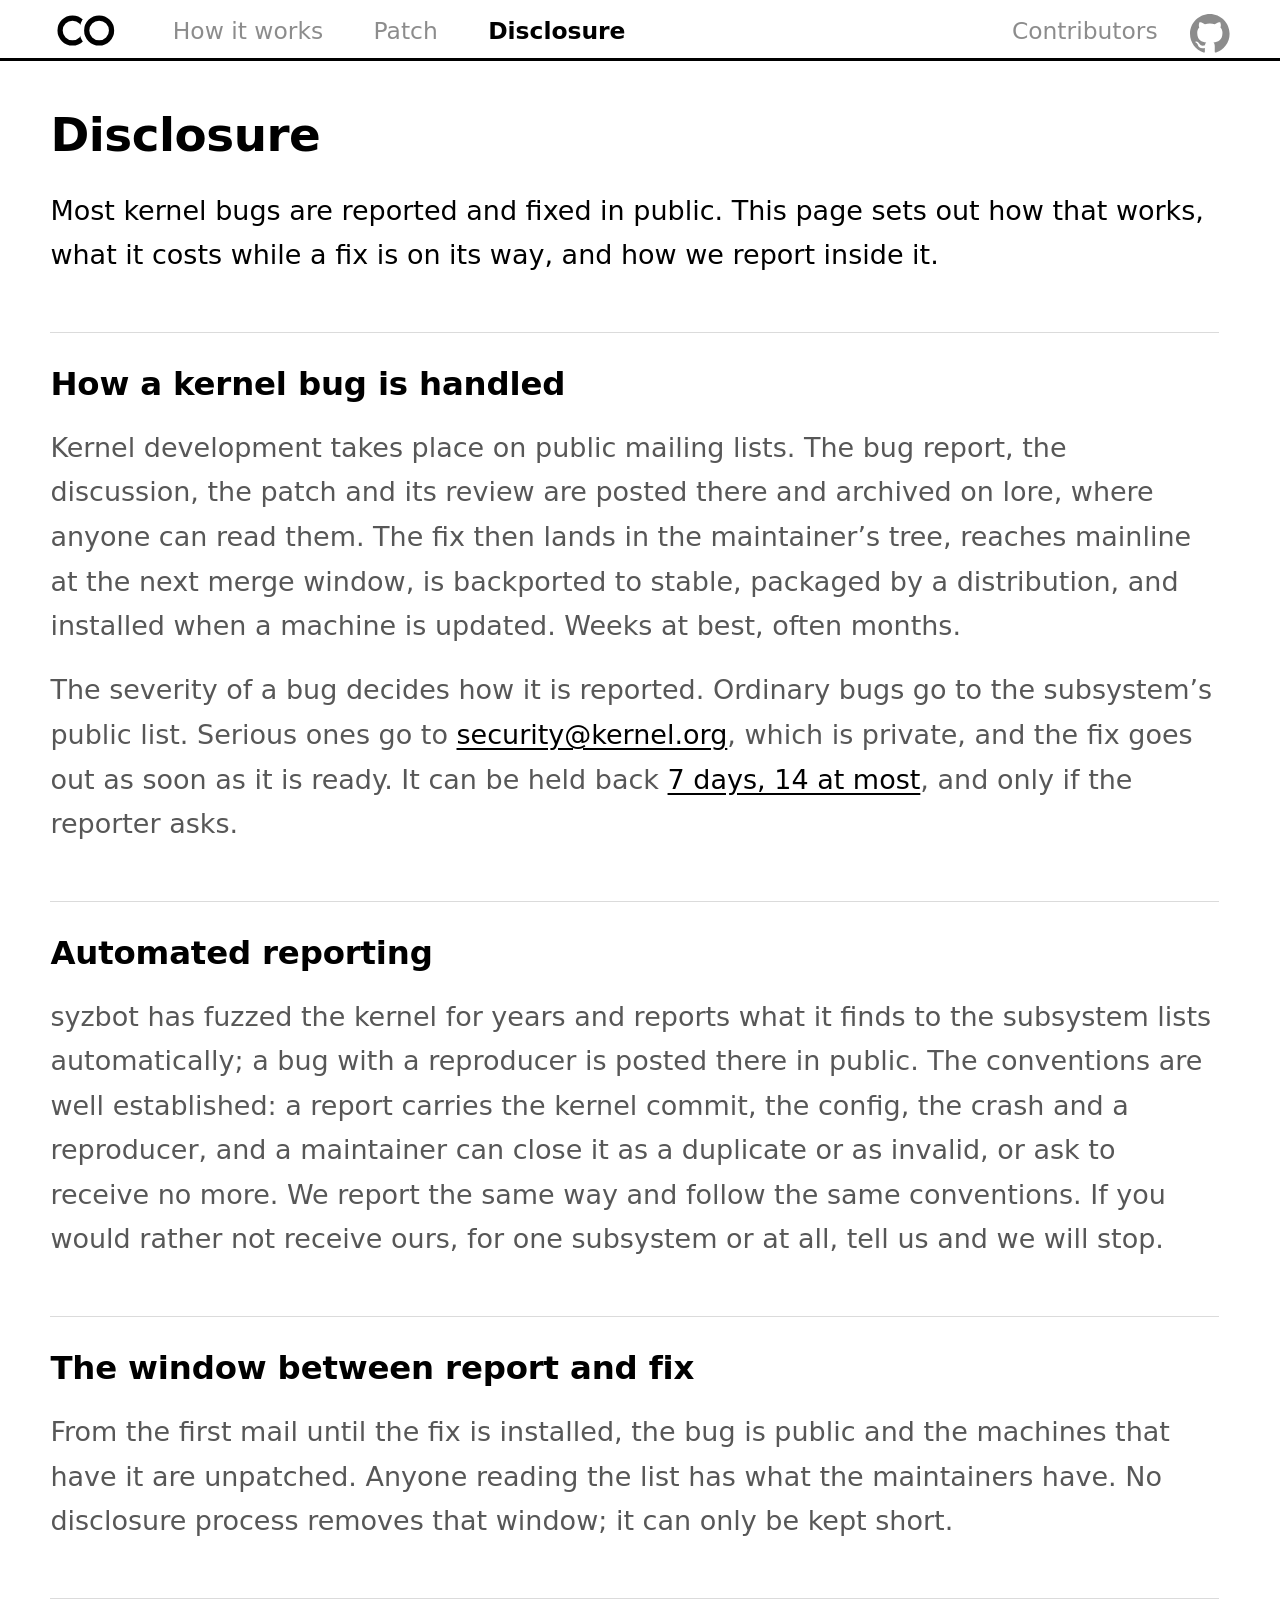
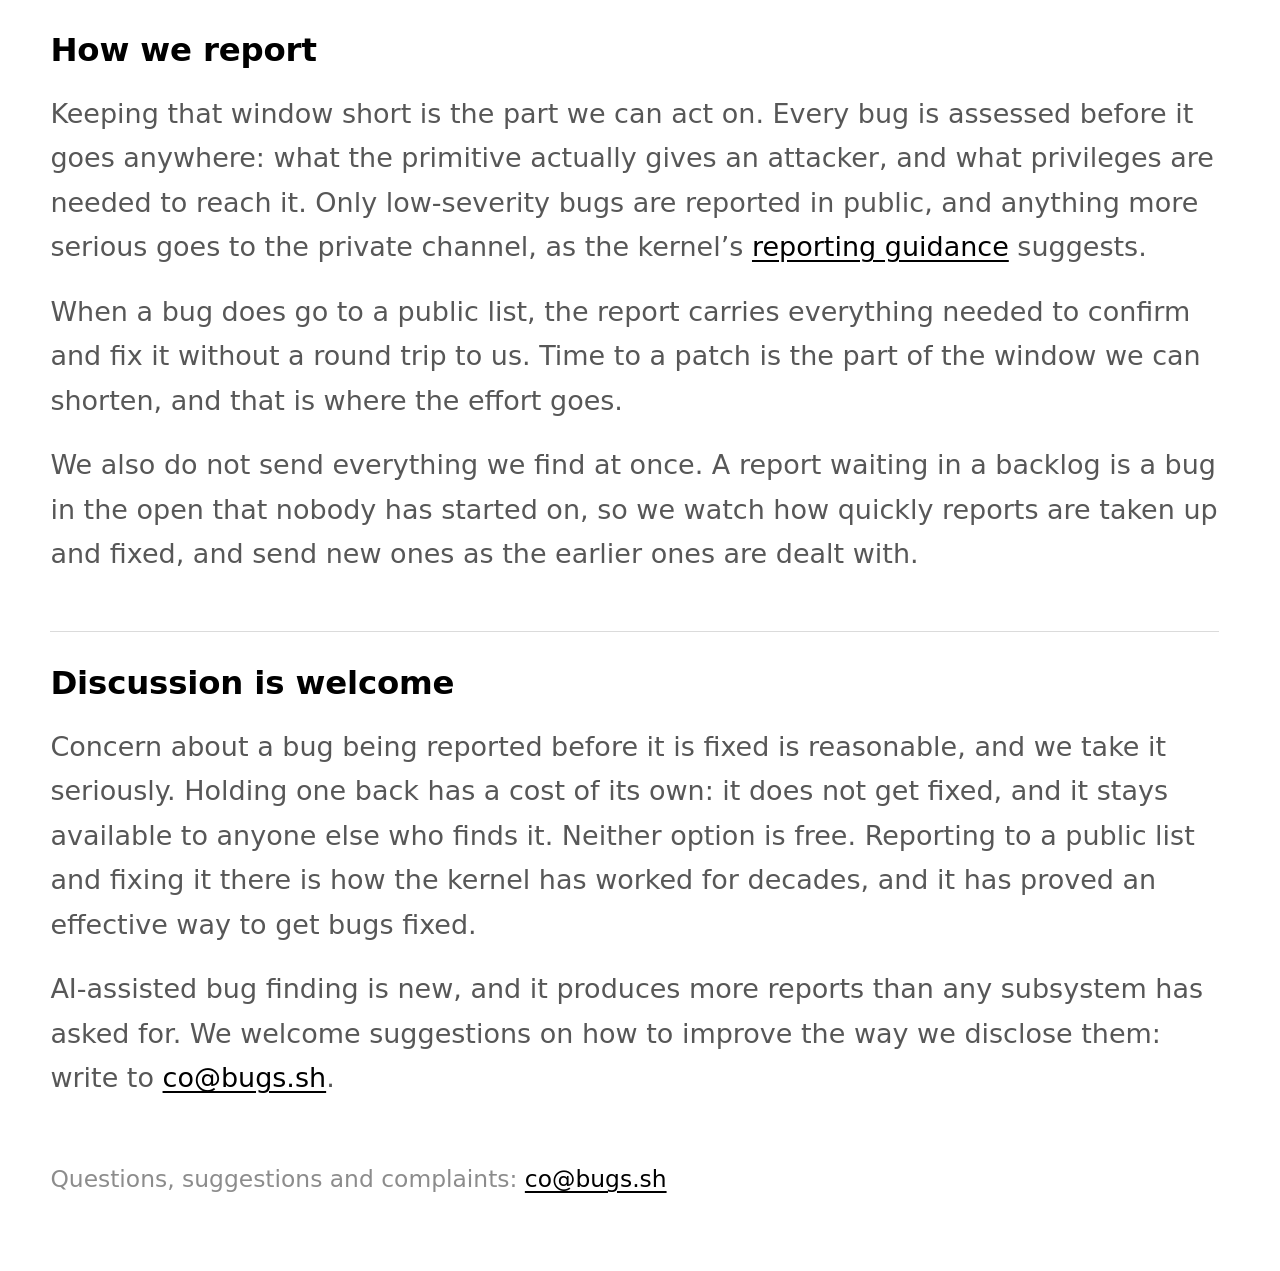
<file: web/disclosure.html>
<!doctype html>
<html lang="en">
<meta charset="utf-8">
<meta name="viewport" content="width=device-width, initial-scale=1">
<title>Disclosure — Cedalion</title>
<link rel="icon" href="favicon.svg" type="image/svg+xml">
<link rel="stylesheet" href="style.css">

<div class="topbar">
  <div class="wrap">
    <a class="brand" href="."><img src="logo-light.svg" alt="Cedalion"></a>
    <a class="page" href="reporting.html">How it works</a>
    <a class="page" href="patch.html">Patch</a>
    <a class="page" href="disclosure.html" aria-current="page">Disclosure</a>
    <a class="page contributors-link" href="contributors.html">Contributors</a>
    <a class="gh" href="https://github.com/n132/cedalion"
       target="_blank" rel="noopener" aria-label="Cedalion on GitHub">
      <svg viewBox="0 0 16 16" aria-hidden="true"><path d="M8 0C3.58 0 0 3.58 0 8c0 3.54 2.29 6.53 5.47 7.59.4.07.55-.17.55-.38 0-.19-.01-.82-.01-1.49-2.01.37-2.53-.49-2.69-.94-.09-.23-.48-.94-.82-1.13-.28-.15-.68-.52-.01-.53.63-.01 1.08.58 1.23.82.72 1.21 1.87.87 2.33.66.07-.52.28-.87.51-1.07-1.78-.2-3.64-.89-3.64-3.95 0-.87.31-1.59.82-2.15-.08-.2-.36-1.02.08-2.12 0 0 .67-.21 2.2.82a7.65 7.65 0 0 1 2-.27c.68 0 1.36.09 2 .27 1.53-1.04 2.2-.82 2.2-.82.44 1.1.16 1.92.08 2.12.51.56.82 1.27.82 2.15 0 3.07-1.87 3.75-3.65 3.95.29.25.54.73.54 1.48 0 1.07-.01 1.93-.01 2.2 0 .21.15.46.55.38A8.01 8.01 0 0 0 16 8c0-4.42-3.58-8-8-8Z"/></svg>
    </a>
  </div>
</div>

<div class="wrap">
  <article class="doc">

    <h1>Disclosure</h1>
    <p class="standfirst">
      Most kernel bugs are reported and fixed in public. This page sets out how
      that works, what it costs while a fix is on its way, and how we report
      inside it.
    </p>

    <h2>How a kernel bug is handled</h2>
    <p>
      Kernel development takes place on public mailing lists. The bug report,
      the discussion, the patch and its review are posted there and archived on
      lore, where anyone can read them. The fix then lands in the
      maintainer&rsquo;s tree, reaches mainline at the next merge window, is
      backported to stable, packaged by a distribution, and installed when a
      machine is updated. Weeks at best, often months.
    </p>
    <p>
      The severity of a bug decides how it is reported. Ordinary bugs go to the
      subsystem&rsquo;s public list. Serious ones go to
      <a href="mailto:security@kernel.org">security@kernel.org</a>, which is
      private, and the fix goes out as soon as it is ready. It can be held back
      <a href="https://docs.kernel.org/process/security-bugs.html">7 days, 14 at
      most</a>, and only if the reporter asks.
    </p>

    <h2>Automated reporting</h2>
    <p>
      syzbot has fuzzed the kernel for years and reports what it finds to the
      subsystem lists automatically; a bug with a reproducer is posted there in
      public. The conventions are well established: a report carries the kernel
      commit, the config, the crash and a reproducer, and a maintainer can
      close it as a duplicate or as invalid, or ask to receive no more. We
      report the same way and follow the same conventions. If you would rather
      not receive ours, for one subsystem or at all, tell us and we will stop.
    </p>

    <h2>The window between report and fix</h2>
    <p>
      From the first mail until the fix is installed, the bug is public and the
      machines that have it are unpatched. Anyone reading the list has what the
      maintainers have. No disclosure process removes that window; it can only
      be kept short.
    </p>

    <h2>How we report</h2>
    <p>
      Keeping that window short is the part we can act on. Every bug is
      assessed before it goes anywhere: what the primitive actually gives an
      attacker, and what privileges are needed to reach it. Only low-severity
      bugs are reported in public, and anything more serious goes to the
      private channel, as the kernel&rsquo;s
      <a href="https://docs.kernel.org/process/security-bugs.html">reporting
      guidance</a> suggests.
    </p>
    <p>
      When a bug does go to a public list, the report carries everything needed
      to confirm and fix it without a round trip to us. Time to a patch is the
      part of the window we can shorten, and that is where the effort goes.
    </p>
    <p>
      We also do not send everything we find at once. A report waiting in a
      backlog is a bug in the open that nobody has started on, so we watch how
      quickly reports are taken up and fixed, and send new ones as the earlier
      ones are dealt with.
    </p>

    <h2>Discussion is welcome</h2>
    <p>
      Concern about a bug being reported before it is fixed is reasonable, and
      we take it seriously. Holding one back has a cost of its own: it does not
      get fixed, and it stays available to anyone else who finds it. Neither
      option is free. Reporting to a public list and fixing it there is how the
      kernel has worked for decades, and it has proved an effective way to get
      bugs fixed.
    </p>
    <p>
      AI-assisted bug finding is new, and it produces more reports than any
      subsystem has asked for. We welcome suggestions on how to improve the way
      we disclose them: write to <a href="mailto:co@bugs.sh">co@bugs.sh</a>.
    </p>

  </article>

  <footer>
    Questions, suggestions and complaints:
    <a href="mailto:co@bugs.sh">co@bugs.sh</a>
  </footer>
</div>
</file>
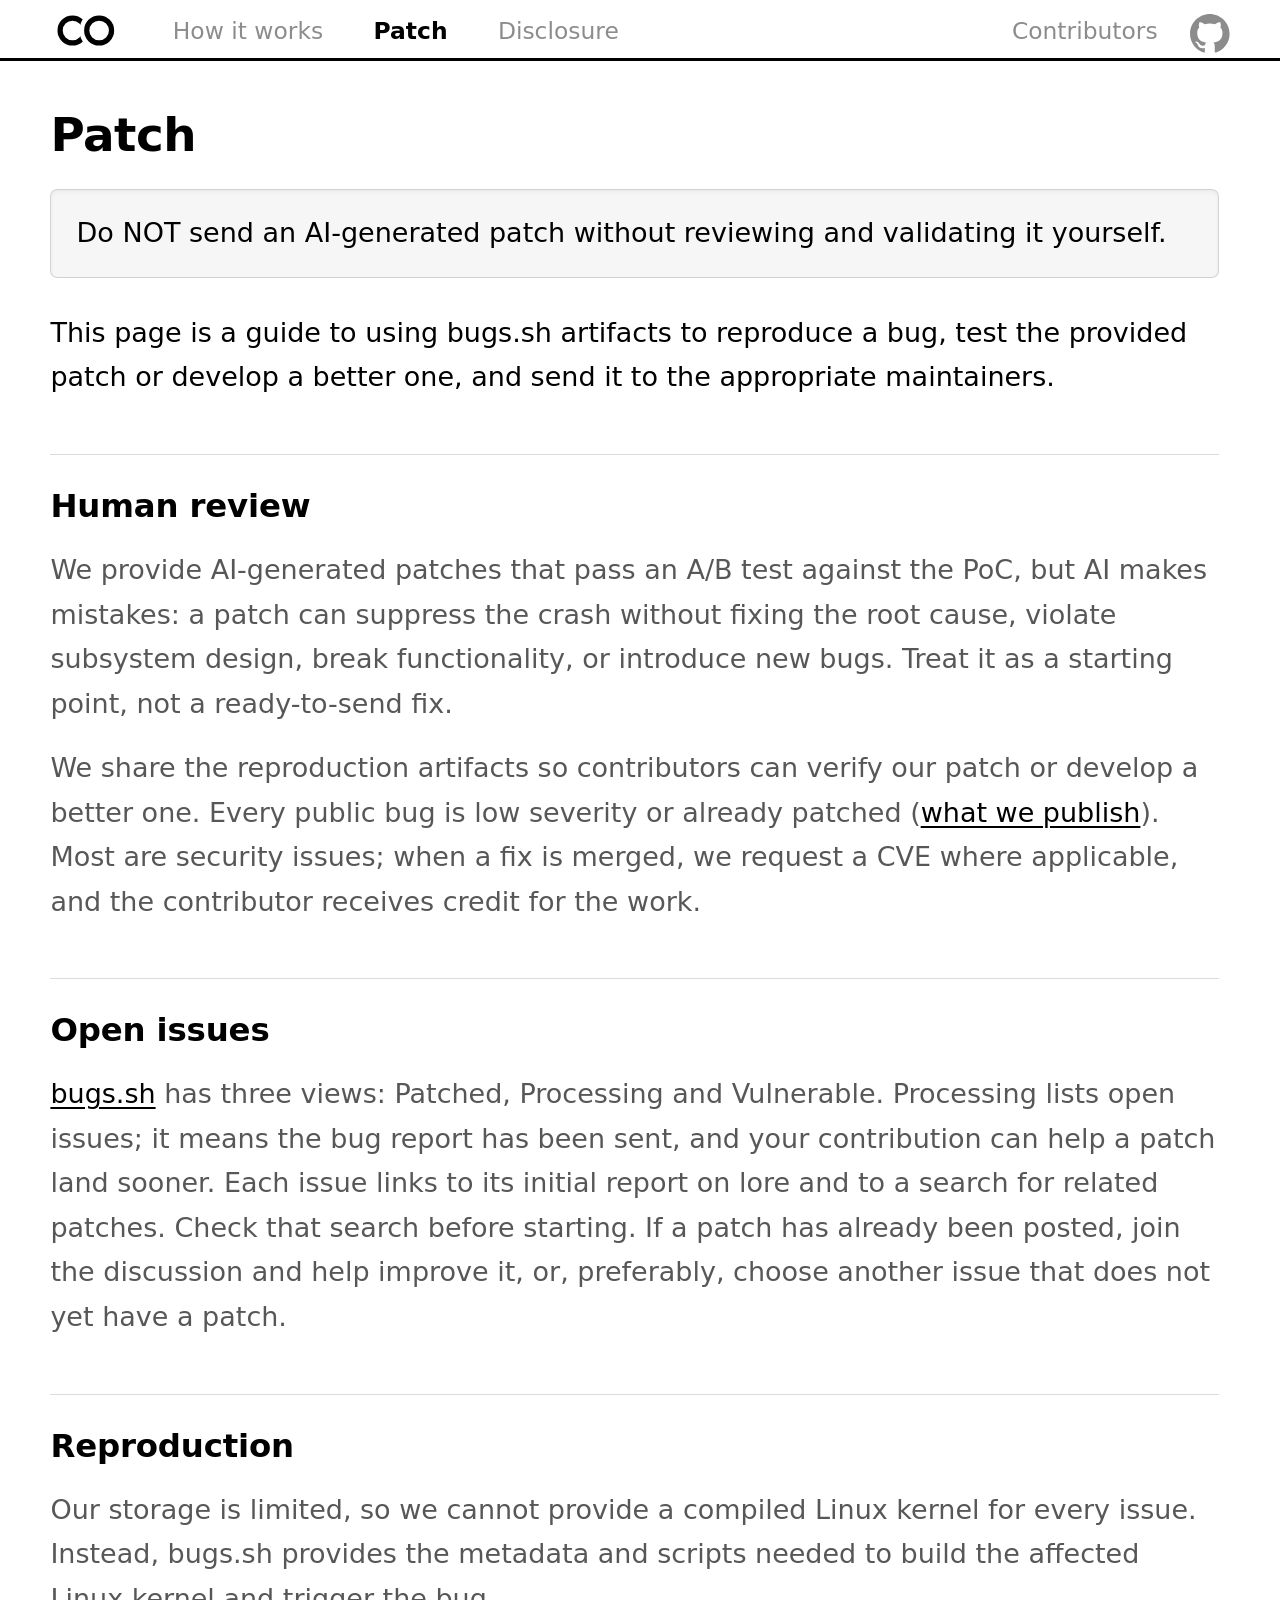
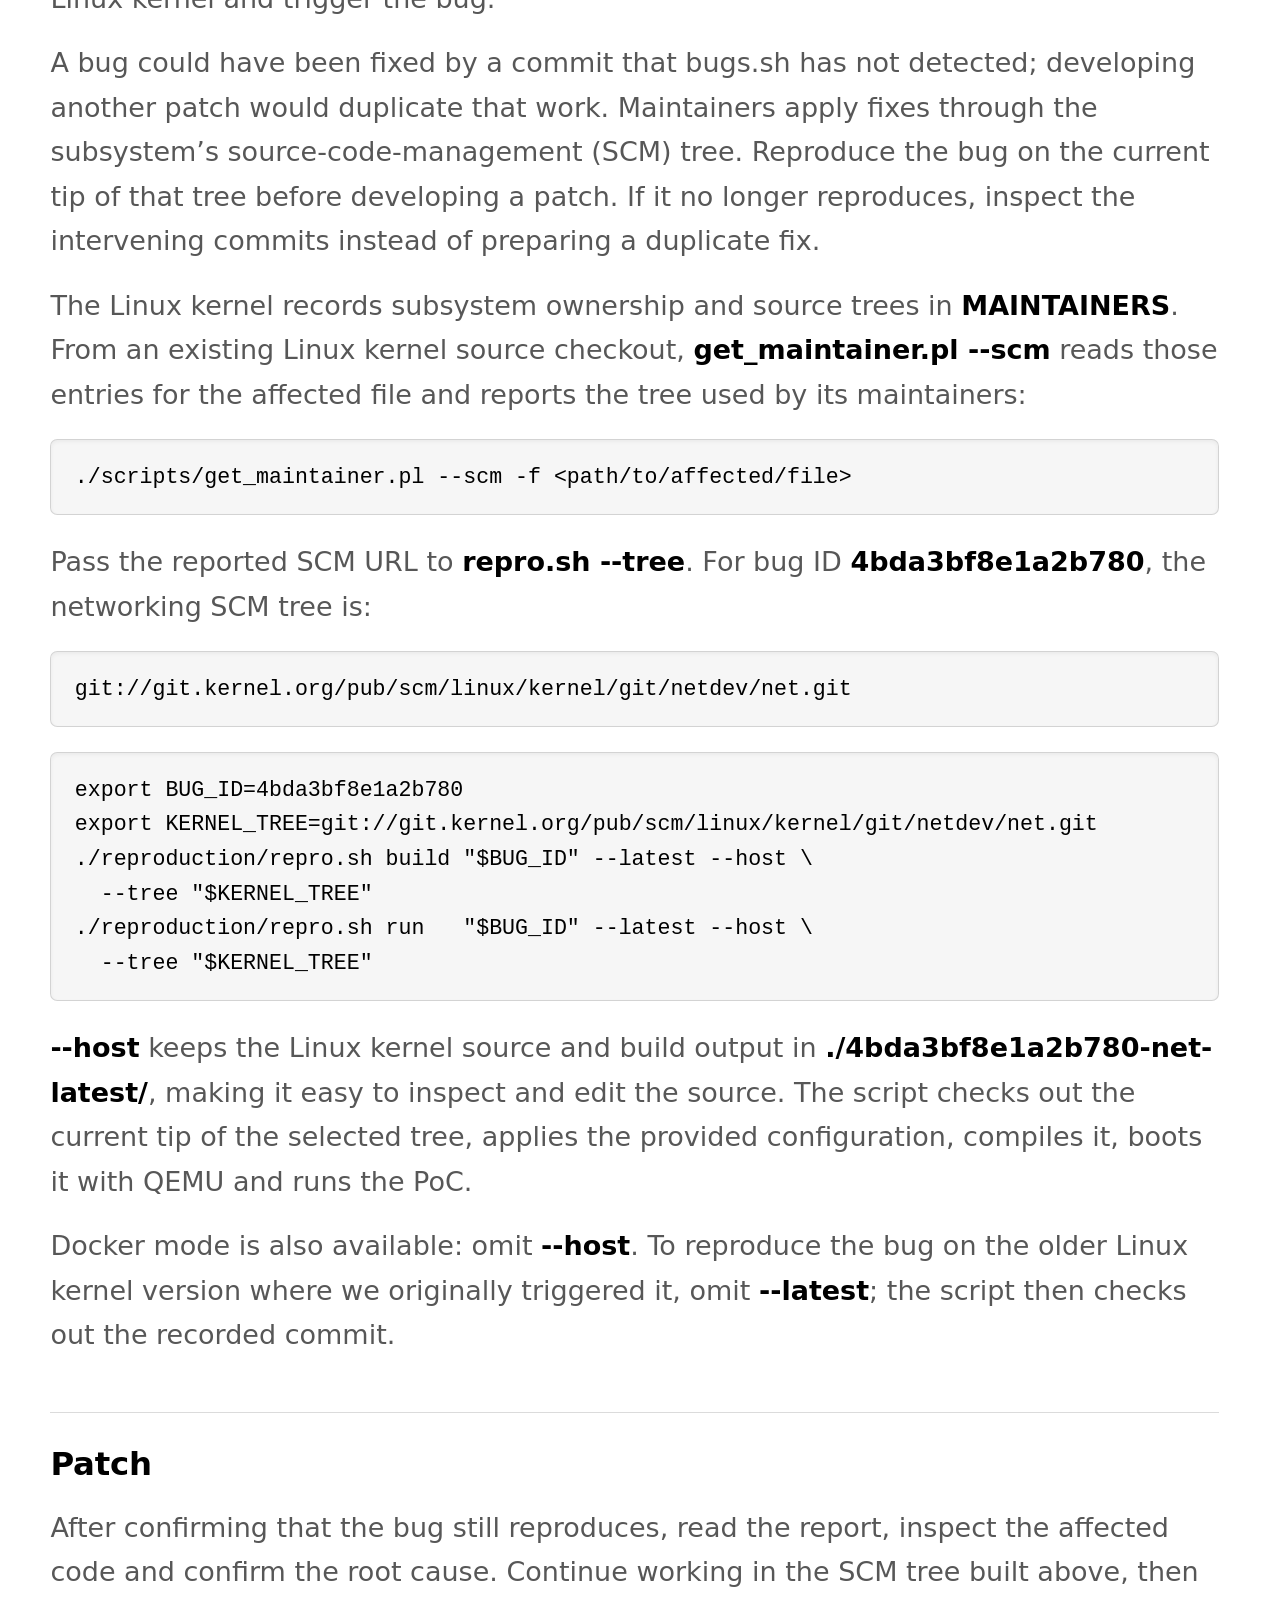
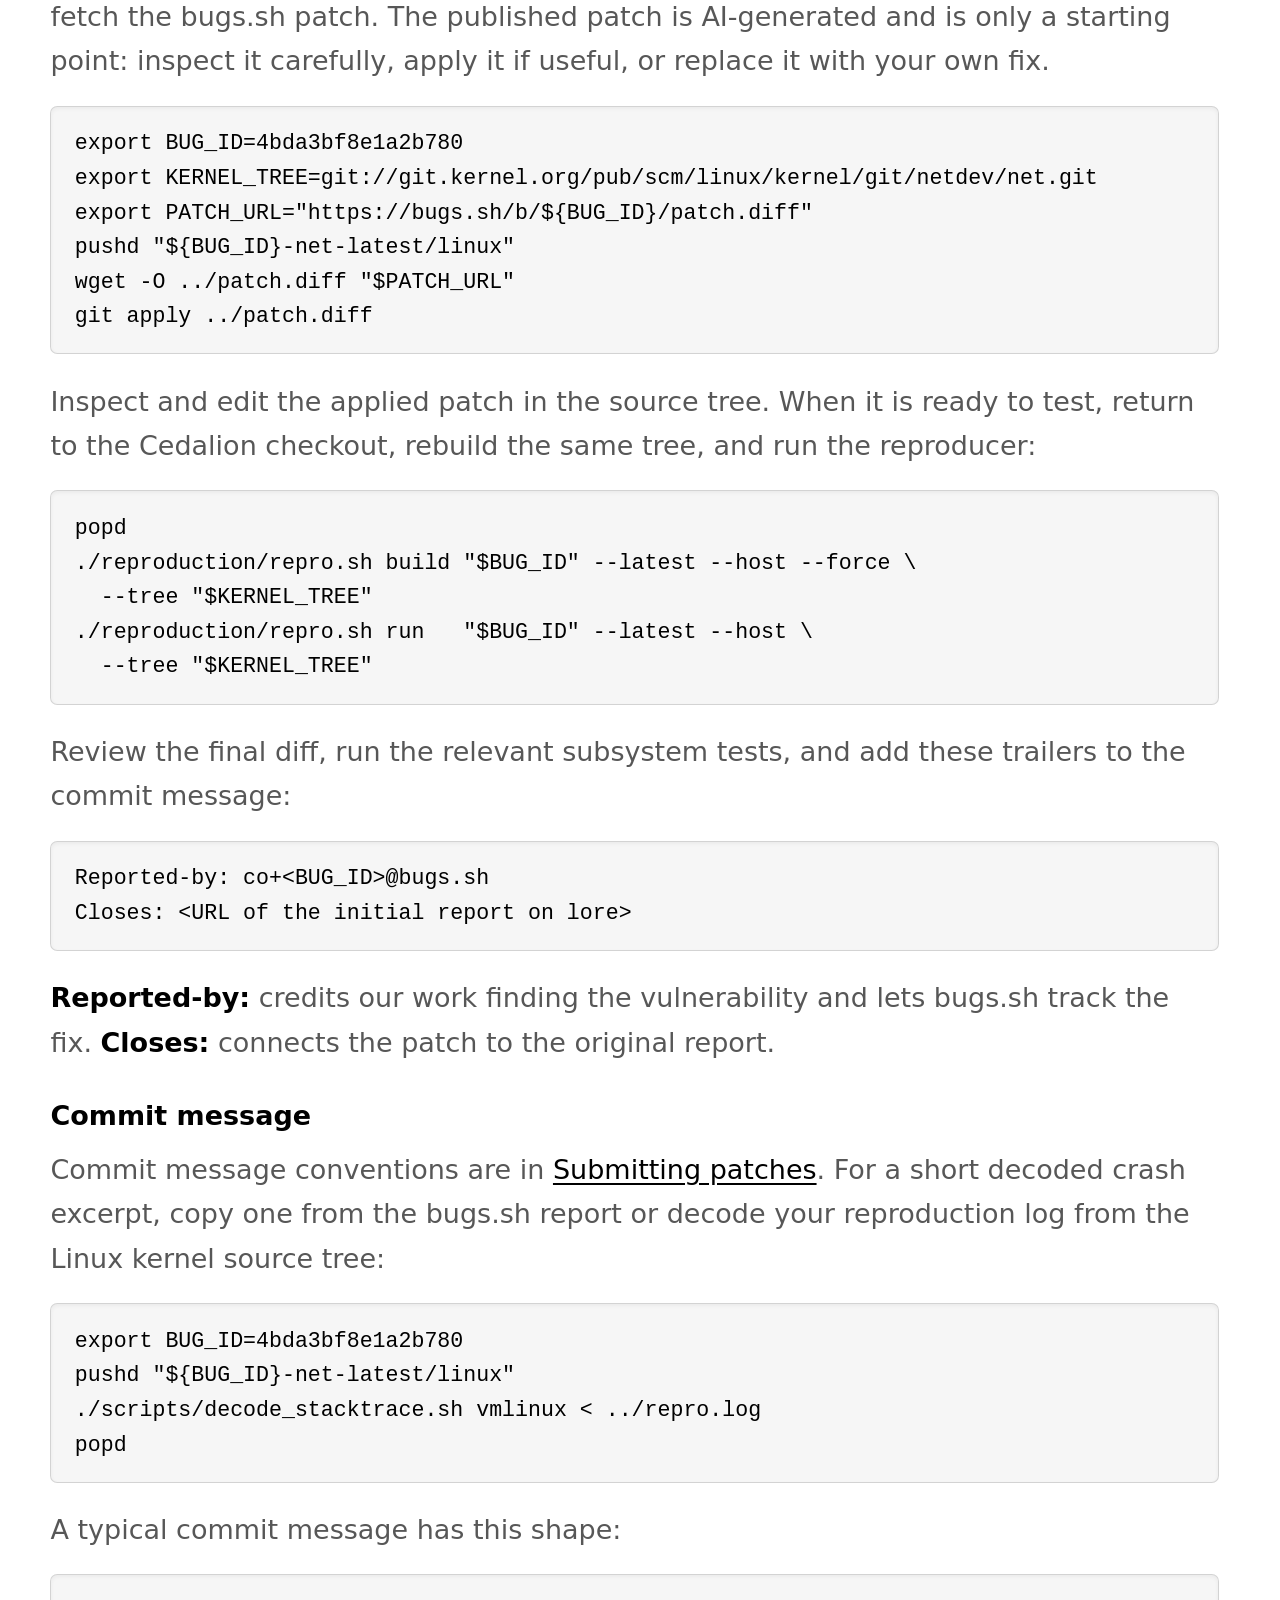
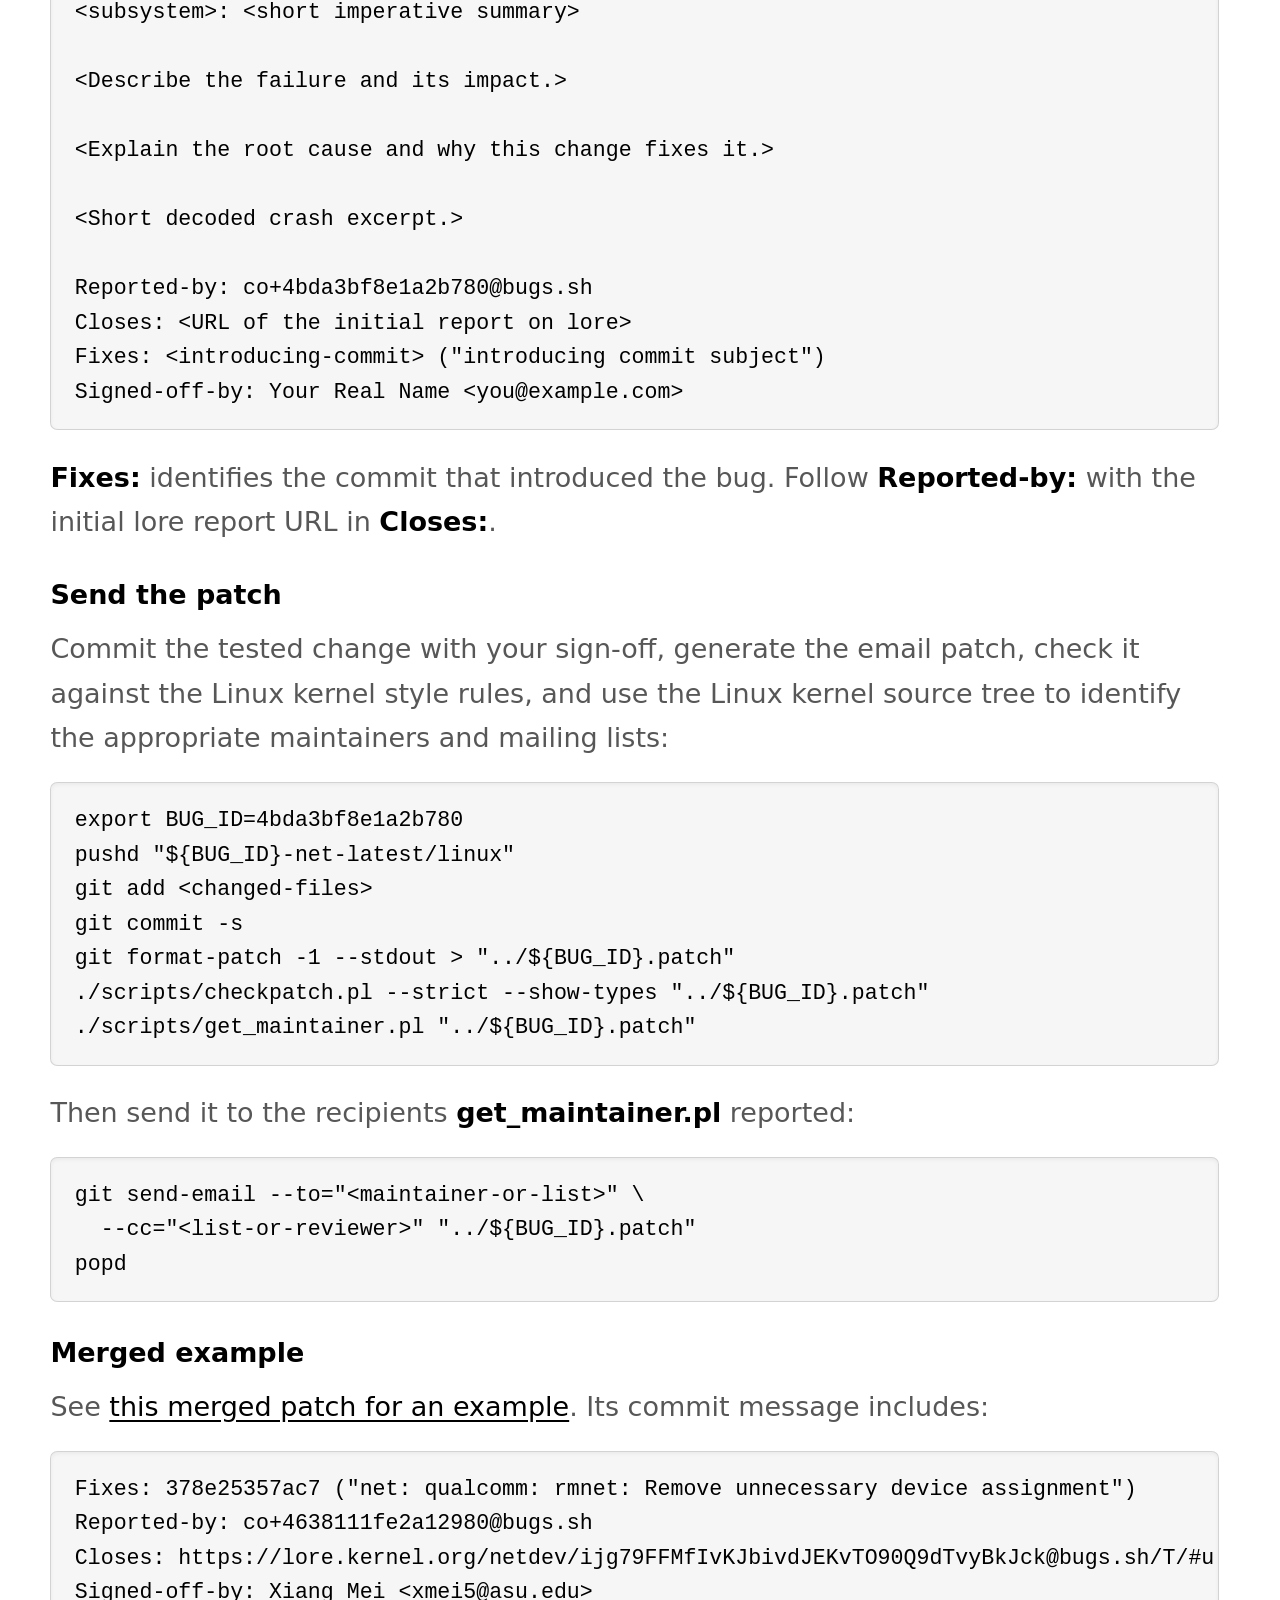
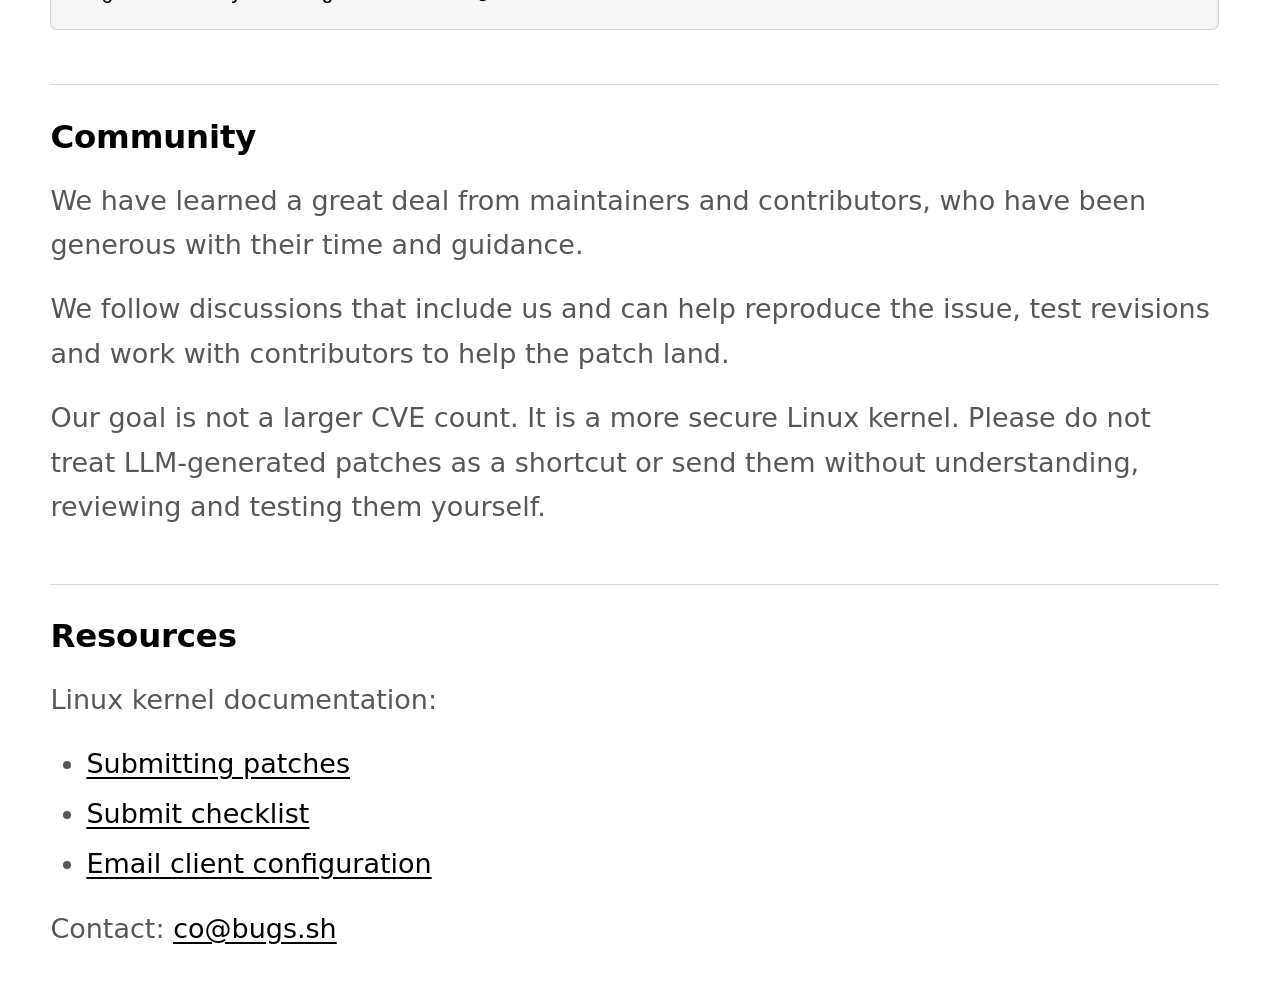
<file: web/patch.html>
<!doctype html>
<html lang="en">
<meta charset="utf-8">
<meta name="viewport" content="width=device-width, initial-scale=1">
<title>Patch — Cedalion</title>
<link rel="icon" href="favicon.svg" type="image/svg+xml">
<link rel="stylesheet" href="style.css">

<div class="topbar">
  <div class="wrap">
    <a class="brand" href="."><img src="logo-light.svg" alt="Cedalion"></a>
    <a class="page" href="reporting.html">How it works</a>
    <a class="page" href="patch.html" aria-current="page">Patch</a>
    <a class="page" href="disclosure.html">Disclosure</a>
    <a class="page contributors-link" href="contributors.html">Contributors</a>
    <a class="gh" href="https://github.com/n132/cedalion"
       target="_blank" rel="noopener" aria-label="Cedalion on GitHub">
      <svg viewBox="0 0 16 16" aria-hidden="true"><path d="M8 0C3.58 0 0 3.58 0 8c0 3.54 2.29 6.53 5.47 7.59.4.07.55-.17.55-.38 0-.19-.01-.82-.01-1.49-2.01.37-2.53-.49-2.69-.94-.09-.23-.48-.94-.82-1.13-.28-.15-.68-.52-.01-.53.63-.01 1.08.58 1.23.82.72 1.21 1.87.87 2.33.66.07-.52.28-.87.51-1.07-1.78-.2-3.64-.89-3.64-3.95 0-.87.31-1.59.82-2.15-.08-.2-.36-1.02.08-2.12 0 0 .67-.21 2.2.82a7.65 7.65 0 0 1 2-.27c.68 0 1.36.09 2 .27 1.53-1.04 2.2-.82 2.2-.82.44 1.1.16 1.92.08 2.12.51.56.82 1.27.82 2.15 0 3.07-1.87 3.75-3.65 3.95.29.25.54.73.54 1.48 0 1.07-.01 1.93-.01 2.2 0 .21.15.46.55.38A8.01 8.01 0 0 0 16 8c0-4.42-3.58-8-8-8Z"/></svg>
    </a>
  </div>
</div>

<div class="wrap">
  <article class="doc">
    <h1>Patch</h1>
    <p class="tldr">
      Do NOT send an AI-generated patch without reviewing and validating it
      yourself.
    </p>
    <p class="standfirst">
      This page is a guide to using bugs.sh artifacts to reproduce a bug,
      test the provided patch or develop a better one, and send it to the
      appropriate maintainers.
    </p>

    <h2>Human review</h2>
    <p>
      We provide AI-generated patches that pass an A/B test against the PoC,
      but AI makes mistakes: a patch can suppress the crash without fixing the
      root cause, violate subsystem design, break functionality, or introduce
      new bugs. Treat it as a starting point, not a ready-to-send fix.
    </p>
    <p>
      We share the reproduction artifacts so contributors can verify our patch
      or develop a better one. Every public bug is low severity or already
      patched (<a href="disclosure.html">what we publish</a>). Most are security issues; when a fix is merged, we request a CVE
      where applicable, and the contributor receives credit for the work.
    </p>

    <h2>Open issues</h2>
    <p>
      <a href="./#processing">bugs.sh</a> has three views:
      Patched, Processing and Vulnerable. Processing lists open issues;
      it means the bug report has been sent, and your contribution can help a
      patch land sooner. Each issue links to its initial report on lore and to a
      search for related patches. Check that search before starting. If a patch
      has already been posted, join the discussion and help improve it, or,
      preferably, choose another issue that does not yet have a patch.
    </p>

    <h2>Reproduction</h2>
    <p>
      Our storage is limited, so we cannot provide a compiled Linux kernel for
      every issue. Instead, bugs.sh provides the metadata and scripts needed to
      build the affected Linux kernel and trigger the bug.
    </p>
    <p>
      A bug could have been fixed by a commit that bugs.sh has not detected;
      developing another patch would duplicate that work. Maintainers apply
      fixes through the subsystem&rsquo;s source-code-management (SCM) tree.
      Reproduce the bug on the current tip of that tree before developing a
      patch. If it no longer reproduces, inspect the intervening commits instead
      of preparing a duplicate fix.
    </p>
    <p>
      The Linux kernel records subsystem ownership and source trees in
      <code>MAINTAINERS</code>. From an existing Linux kernel source checkout,
      <code>get_maintainer.pl --scm</code> reads those entries for the affected
      file and reports the tree used by its maintainers:
    </p>
    <pre><code>./scripts/get_maintainer.pl --scm -f &lt;path/to/affected/file&gt;</code></pre>
    <p>
      Pass the reported SCM URL to <code>repro.sh --tree</code>. For bug ID
      <code>4bda3bf8e1a2b780</code>, the networking SCM tree is:
    </p>
    <pre><code>git://git.kernel.org/pub/scm/linux/kernel/git/netdev/net.git</code></pre>
    <pre><code>export BUG_ID=4bda3bf8e1a2b780
export KERNEL_TREE=git://git.kernel.org/pub/scm/linux/kernel/git/netdev/net.git
./reproduction/repro.sh build "$BUG_ID" --latest --host \
  --tree "$KERNEL_TREE"
./reproduction/repro.sh run   "$BUG_ID" --latest --host \
  --tree "$KERNEL_TREE"</code></pre>
    <p>
      <code>--host</code> keeps the Linux kernel source and build output in
      <code>./4bda3bf8e1a2b780-net-latest/</code>, making it easy to inspect and
      edit the source. The script checks out the current tip of the selected
      tree, applies the provided configuration, compiles it, boots it with QEMU
      and runs the PoC.
    </p>
    <p>
      Docker mode is also available: omit <code>--host</code>. To reproduce the
      bug on the older Linux kernel version where we originally triggered it,
      omit <code>--latest</code>; the script then checks out the recorded commit.
    </p>

    <h2>Patch</h2>
    <p>
      After confirming that the bug still reproduces, read the report, inspect
      the affected code and confirm the root cause. Continue working in the SCM
      tree built above, then fetch the bugs.sh patch. The published patch is
      AI-generated and is only a starting point: inspect it carefully, apply it
      if useful, or replace it with your own fix.
    </p>
    <pre><code>export BUG_ID=4bda3bf8e1a2b780
export KERNEL_TREE=git://git.kernel.org/pub/scm/linux/kernel/git/netdev/net.git
export PATCH_URL="https://bugs.sh/b/${BUG_ID}/patch.diff"
pushd "${BUG_ID}-net-latest/linux"
wget -O ../patch.diff "$PATCH_URL"
git apply ../patch.diff</code></pre>
    <p>
      Inspect and edit the applied patch in the source tree. When it is ready
      to test, return to the Cedalion checkout, rebuild the same tree, and run
      the reproducer:
    </p>
    <pre><code>popd
./reproduction/repro.sh build "$BUG_ID" --latest --host --force \
  --tree "$KERNEL_TREE"
./reproduction/repro.sh run   "$BUG_ID" --latest --host \
  --tree "$KERNEL_TREE"</code></pre>
    <p>
      Review the final diff, run the relevant subsystem tests, and add these
      trailers to the commit message:
    </p>
    <pre><code>Reported-by: co+&lt;BUG_ID&gt;@bugs.sh
Closes: &lt;URL of the initial report on lore&gt;</code></pre>
    <p>
      <code>Reported-by:</code> credits our work finding the vulnerability and
      lets bugs.sh track the fix. <code>Closes:</code> connects the patch to the
      original report.
    </p>

    <h3>Commit message</h3>
    <p>
      Commit message conventions are in
      <a href="https://docs.kernel.org/process/submitting-patches.html">Submitting
      patches</a>. For a short decoded crash excerpt, copy one from the bugs.sh
      report or decode your reproduction log from the Linux kernel source tree:
    </p>
    <pre><code>export BUG_ID=4bda3bf8e1a2b780
pushd "${BUG_ID}-net-latest/linux"
./scripts/decode_stacktrace.sh vmlinux &lt; ../repro.log
popd</code></pre>
    <p>A typical commit message has this shape:</p>
    <pre><code>&lt;subsystem&gt;: &lt;short imperative summary&gt;

&lt;Describe the failure and its impact.&gt;

&lt;Explain the root cause and why this change fixes it.&gt;

&lt;Short decoded crash excerpt.&gt;

Reported-by: co+4bda3bf8e1a2b780@bugs.sh
Closes: &lt;URL of the initial report on lore&gt;
Fixes: &lt;introducing-commit&gt; ("introducing commit subject")
Signed-off-by: Your Real Name &lt;you@example.com&gt;</code></pre>
    <p>
      <code>Fixes:</code> identifies the commit that introduced the bug.
      Follow <code>Reported-by:</code> with the initial lore report URL in
      <code>Closes:</code>.
    </p>

    <h3>Send the patch</h3>
    <p>
      Commit the tested change with your sign-off, generate the email patch,
      check it against the Linux kernel style rules, and use the Linux kernel
      source tree to identify the appropriate maintainers and mailing lists:
    </p>
    <pre><code>export BUG_ID=4bda3bf8e1a2b780
pushd "${BUG_ID}-net-latest/linux"
git add &lt;changed-files&gt;
git commit -s
git format-patch -1 --stdout &gt; "../${BUG_ID}.patch"
./scripts/checkpatch.pl --strict --show-types "../${BUG_ID}.patch"
./scripts/get_maintainer.pl "../${BUG_ID}.patch"</code></pre>
    <p>
      Then send it to the recipients <code>get_maintainer.pl</code> reported:
    </p>
    <pre><code>git send-email --to="&lt;maintainer-or-list&gt;" \
  --cc="&lt;list-or-reviewer&gt;" "../${BUG_ID}.patch"
popd</code></pre>

    <h3>Merged example</h3>
    <p>
      See
      <a href="https://git.kernel.org/pub/scm/linux/kernel/git/stable/linux.git/commit/?id=a66734a1c5e36525ea07e9f4547fddc51e916de3">this
      merged patch for an example</a>. Its commit message includes:
    </p>
    <pre><code>Fixes: 378e25357ac7 ("net: qualcomm: rmnet: Remove unnecessary device assignment")
Reported-by: co+4638111fe2a12980@bugs.sh
Closes: https://lore.kernel.org/netdev/ijg79FFMfIvKJbivdJEKvTO90Q9dTvyBkJck@bugs.sh/T/#u
Signed-off-by: Xiang Mei &lt;xmei5@asu.edu&gt;</code></pre>

    <h2>Community</h2>
    <p>
      We have learned a great deal from maintainers and contributors, who have
      been generous with their time and guidance.
    </p>
    <p>
      We follow discussions that include us and can help reproduce the issue,
      test revisions and work with contributors to help the patch land.
    </p>
    <p>
      Our goal is not a larger CVE count. It is a more secure Linux kernel.
      Please do not treat LLM-generated patches as a shortcut or send them
      without understanding, reviewing and testing them yourself.
    </p>

    <h2 id="resources">Resources</h2>
    <p>
      Linux kernel documentation:
    </p>
    <ul>
      <li><a href="https://docs.kernel.org/process/submitting-patches.html">Submitting patches</a></li>
      <li><a href="https://docs.kernel.org/process/submit-checklist.html">Submit checklist</a></li>
      <li><a href="https://docs.kernel.org/process/email-clients.html">Email client configuration</a></li>
    </ul>
    <p>
      Contact: <a href="mailto:co@bugs.sh">co@bugs.sh</a>
    </p>
  </article>
</div>
</file>
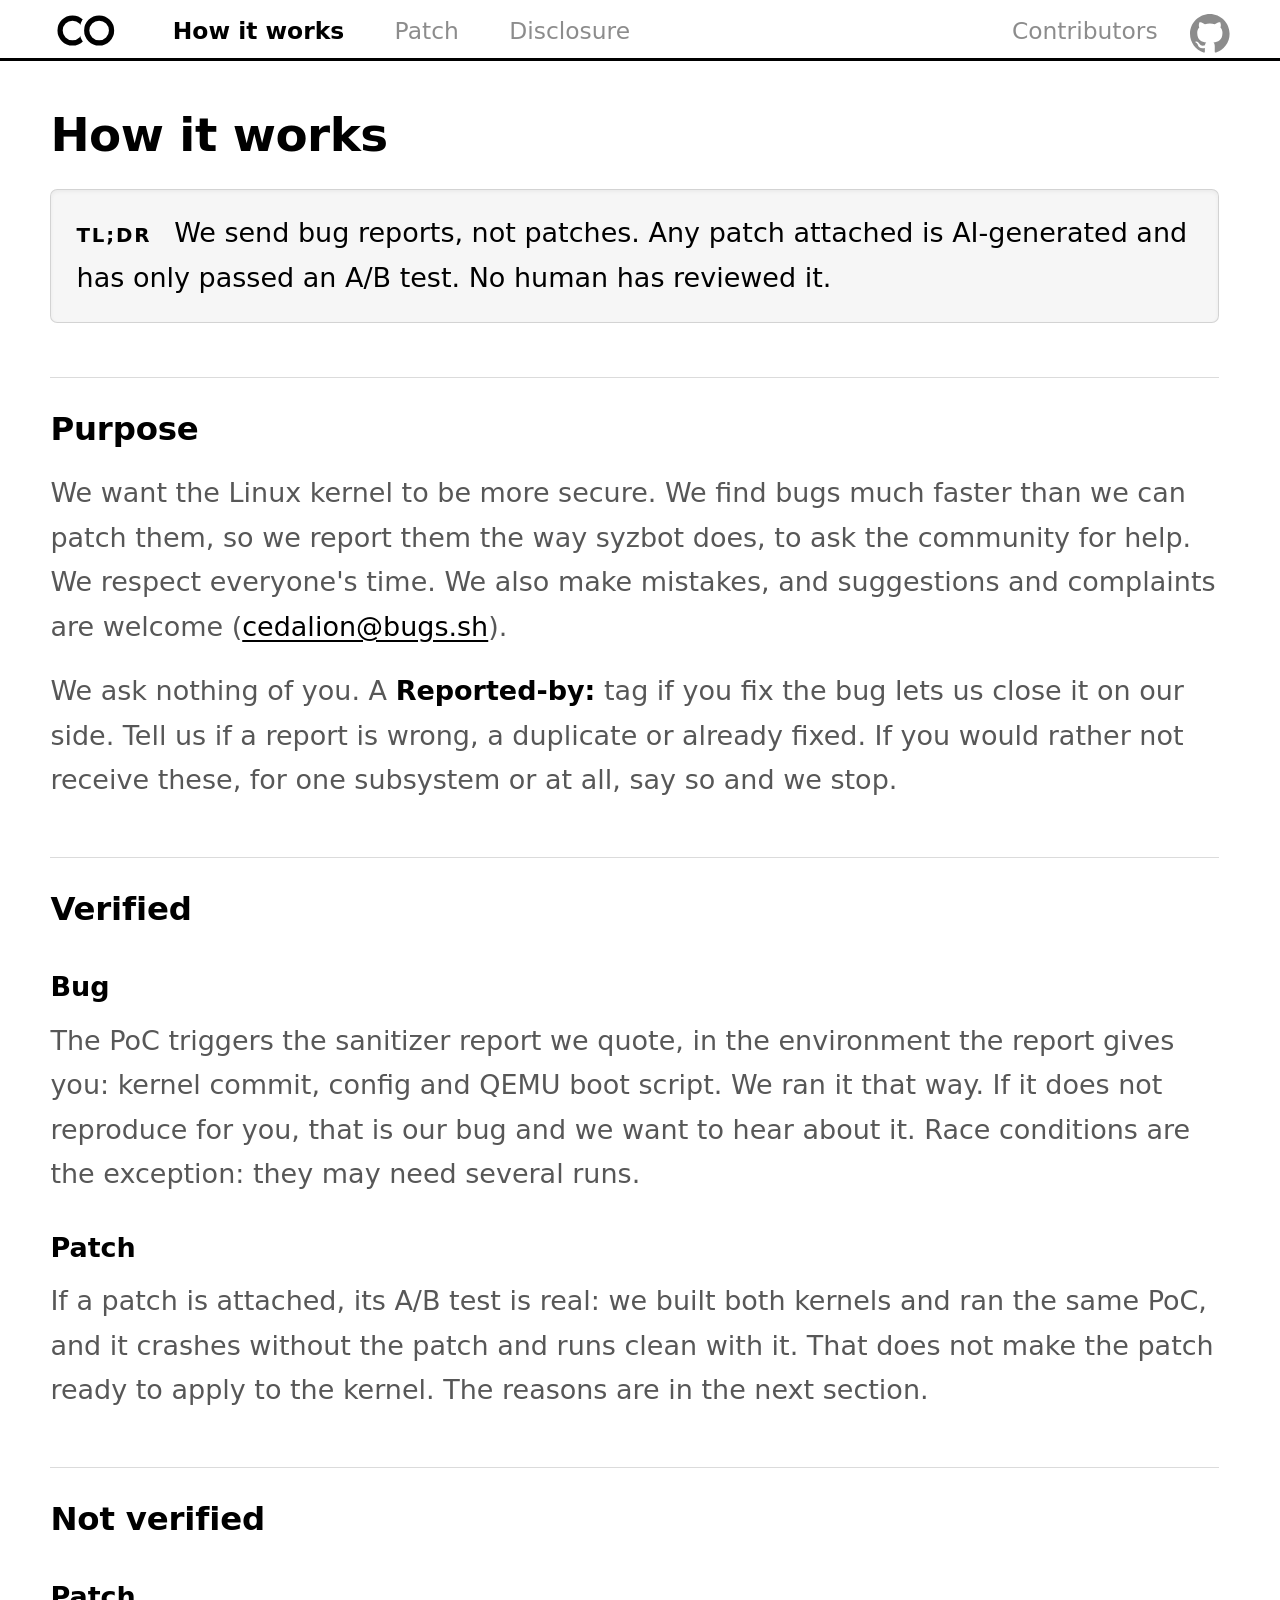
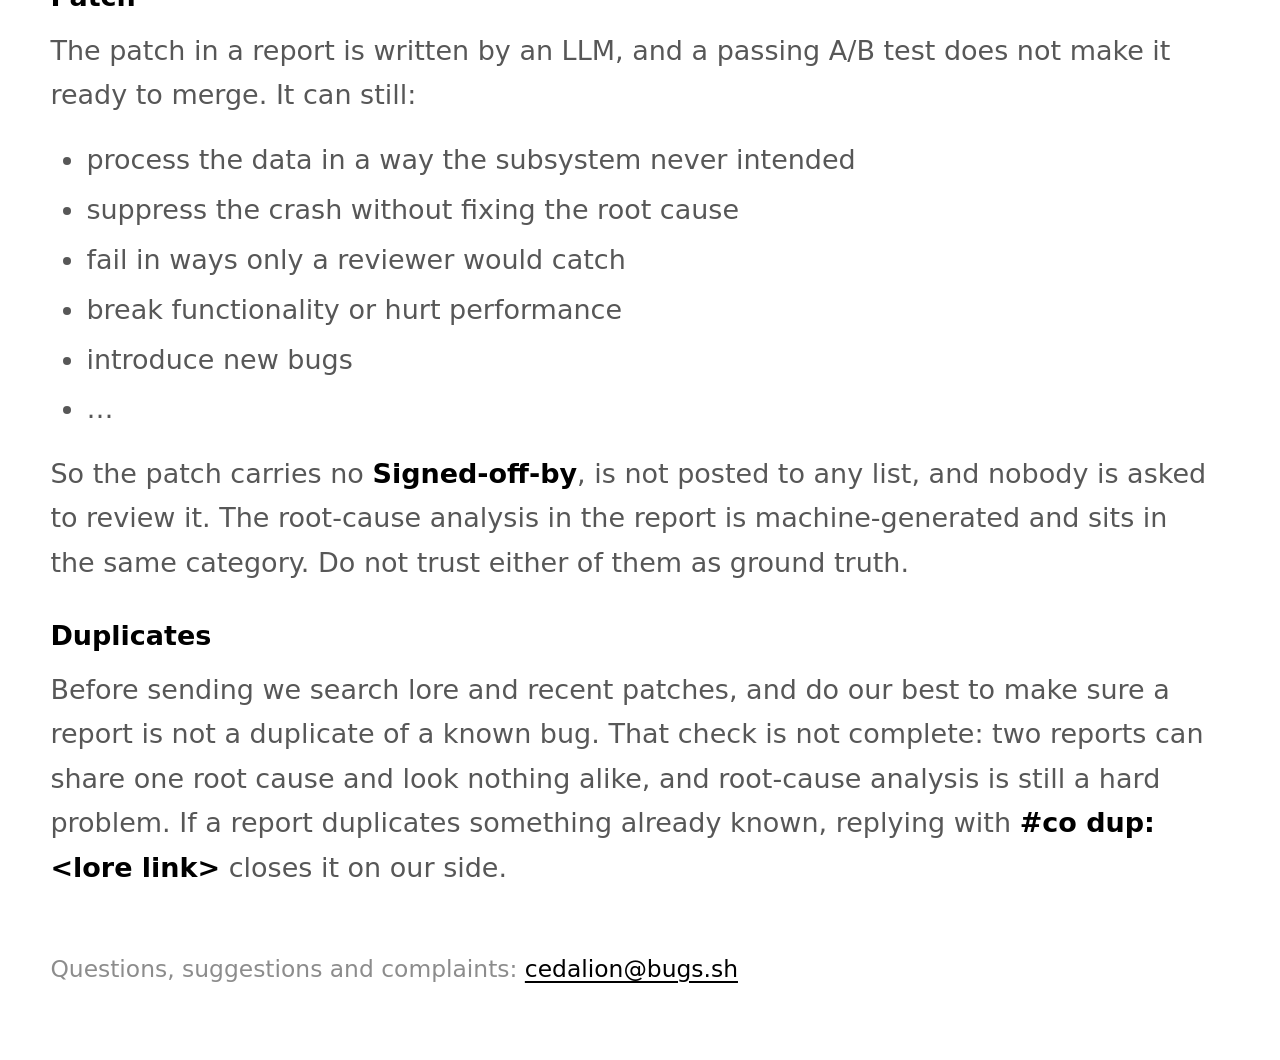
<file: web/reporting.html>
<!doctype html>
<html lang="en">
<meta charset="utf-8">
<meta name="viewport" content="width=device-width, initial-scale=1">
<title>How it works — Cedalion</title>
<link rel="icon" href="favicon.svg" type="image/svg+xml">
<link rel="stylesheet" href="style.css">

<div class="topbar">
  <div class="wrap">
    <a class="brand" href="."><img src="logo-light.svg" alt="Cedalion"></a>
    <a class="page" href="reporting.html" aria-current="page">How it works</a>
    <a class="page" href="patch.html">Patch</a>
    <a class="page" href="disclosure.html">Disclosure</a>
    <a class="page contributors-link" href="contributors.html">Contributors</a>
    <a class="gh" href="https://github.com/n132/cedalion"
       target="_blank" rel="noopener" aria-label="Cedalion on GitHub">
      <svg viewBox="0 0 16 16" aria-hidden="true"><path d="M8 0C3.58 0 0 3.58 0 8c0 3.54 2.29 6.53 5.47 7.59.4.07.55-.17.55-.38 0-.19-.01-.82-.01-1.49-2.01.37-2.53-.49-2.69-.94-.09-.23-.48-.94-.82-1.13-.28-.15-.68-.52-.01-.53.63-.01 1.08.58 1.23.82.72 1.21 1.87.87 2.33.66.07-.52.28-.87.51-1.07-1.78-.2-3.64-.89-3.64-3.95 0-.87.31-1.59.82-2.15-.08-.2-.36-1.02.08-2.12 0 0 .67-.21 2.2.82a7.65 7.65 0 0 1 2-.27c.68 0 1.36.09 2 .27 1.53-1.04 2.2-.82 2.2-.82.44 1.1.16 1.92.08 2.12.51.56.82 1.27.82 2.15 0 3.07-1.87 3.75-3.65 3.95.29.25.54.73.54 1.48 0 1.07-.01 1.93-.01 2.2 0 .21.15.46.55.38A8.01 8.01 0 0 0 16 8c0-4.42-3.58-8-8-8Z"/></svg>
    </a>
  </div>
</div>

<div class="wrap">
  <article class="doc">

    <h1>How it works</h1>
    <p class="tldr">
      <span class="key">TL;DR</span>
      We send bug reports, not patches. Any patch attached is AI-generated and
      has only passed an A/B test. No human has reviewed it.
    </p>

    <h2>Purpose</h2>
    <p>
      We want the Linux kernel to be more secure. We find bugs much faster
      than we can patch them, so we report them the way syzbot does, to ask
      the community for help. We respect everyone's time. We also make
      mistakes, and suggestions and complaints are welcome
      (<a href="mailto:cedalion@bugs.sh">cedalion@bugs.sh</a>).
    </p>
    <p>
      We ask nothing of you. A <code>Reported-by:</code> tag if you fix the
      bug lets us close it on our side. Tell us if a report is wrong, a
      duplicate or already fixed. If you would rather not receive these, for
      one subsystem or at all, say so and we stop.
    </p>

    <h2>Verified</h2>

    <h3>Bug</h3>
    <p>
      The PoC triggers the sanitizer report we quote, in the environment the
      report gives you: kernel commit, config and QEMU boot script. We ran it
      that way. If it does not reproduce for you, that is our bug and we want
      to hear about it. Race conditions are the exception: they may need
      several runs.
    </p>

    <h3>Patch</h3>
    <p>
      If a patch is attached, its A/B test is real: we built both kernels and
      ran the same PoC, and it crashes without the patch and runs clean with
      it. That does not make the patch ready to apply to the kernel. The
      reasons are in the next section.
    </p>

    <h2>Not verified</h2>

    <h3>Patch</h3>
    <p>
      The patch in a report is written by an LLM, and a passing A/B test does
      not make it ready to merge. It can still:
    </p>
    <ul>
      <li>process the data in a way the subsystem never intended</li>
      <li>suppress the crash without fixing the root cause</li>
      <li>fail in ways only a reviewer would catch</li>
      <li>break functionality or hurt performance</li>
      <li>introduce new bugs</li>
      <li>&hellip;</li>
    </ul>
    <p>
      So the patch carries no <code>Signed-off-by</code>, is not posted to any
      list, and nobody is asked to review it. The root-cause analysis in the
      report is machine-generated and sits in the same category. Do not trust
      either of them as ground truth.
    </p>

    <h3>Duplicates</h3>
    <p>
      Before sending we search lore and recent patches, and do our best to
      make sure a report is not a duplicate of a known bug. That check is not
      complete: two reports can share one root cause and look nothing alike,
      and root-cause analysis is still a hard problem. If a report duplicates
      something already known, replying with
      <code>#co dup: &lt;lore link&gt;</code> closes it on our side.
    </p>

  </article>

  <footer>
    Questions, suggestions and complaints:
    <a href="mailto:cedalion@bugs.sh">cedalion@bugs.sh</a>
  </footer>
</div>
</file>
<file: web/style.css>
:root {
  color-scheme: light;
  --surface:   #ffffff;
  --surface-2: rgba(0, 0, 0, .035);
  --line:      rgba(0, 0, 0, .14);
  --line-soft: rgba(0, 0, 0, .07);
  --text:      #000000;
  --text-2:    rgba(0, 0, 0, .66);
  --text-3:    rgba(0, 0, 0, .45);

  --sunk:      inset 0 2px 5px rgba(0, 0, 0, .075);
  --sunk-soft: inset 0 1px 3px rgba(0, 0, 0, .06);

  --zoom: 1.8;
}

* { box-sizing: border-box; }
html { scroll-behavior: smooth; }

body {
  zoom: var(--zoom);
  margin: 0; background: var(--surface); color: var(--text);
  font: 15px/1.65 ui-sans-serif, system-ui, -apple-system, "Segoe UI", Roboto, sans-serif;
  -webkit-font-smoothing: antialiased;
}

.wrap { margin: 0 auto; padding: 0 28px; }


.topbar {
  position: sticky; top: 0; z-index: 20;
  background: var(--surface); border-bottom: 2px solid var(--text);
}

.topbar .wrap {
  display: flex; align-items: flex-end;
  gap: 10px; height: 32px; padding-bottom: 2px;
}
.brand { display: inline-flex; align-items: center; }

.brand img { display: block; height: 26px; width: auto; }



.gh { display: inline-flex; margin-left: auto; color: var(--text-3); }
.gh:hover { color: var(--text); }
.gh svg { display: block; width: 22px; height: 22px; fill: currentColor; }


.well {
  padding: 10px;
  background: var(--surface-2);
  border: 1px solid var(--text); border-radius: 5px;
  box-shadow: var(--sunk);
}


section { padding: 16px 0 18px; border-bottom: 1px solid var(--line); }



.toolbar {
  display: flex; align-items: center; gap: 24px;
  flex-wrap: wrap; margin-bottom: 14px;
}

.search {
  position: relative; display: flex; align-items: center;
  margin-left: auto; flex: 0 1 440px;
}

.search input[type=search] { flex: 1 1 auto; padding: 7px 34px 7px 31px; }
.search .glyph {
  position: absolute; left: 10px; width: 14px; height: 14px;
  color: var(--text-3); pointer-events: none;
  fill: none; stroke: currentColor; stroke-width: 1.7; stroke-linecap: round;
}
.search:focus-within .glyph { color: var(--text); }

.search kbd {
  position: absolute; right: 9px; pointer-events: none;
  font: inherit; font-size: 11px; line-height: 1; color: var(--text-3);
  padding: 3px 6px; border: 1px solid var(--line); border-radius: 3px;
  background: var(--surface);
}
.search:focus-within kbd, .search:has(input:not(:placeholder-shown)) kbd { display: none; }

.search input[type=search]::-webkit-search-cancel-button {
  -webkit-appearance: none; appearance: none;
  width: 12px; height: 12px; cursor: pointer;
  background: currentColor; color: var(--text-3);
  -webkit-mask: url("data:image/svg+xml,%3Csvg xmlns='http://www.w3.org/2000/svg' viewBox='0 0 16 16'%3E%3Cpath d='M4 4l8 8M12 4l-8 8' stroke='%23000' stroke-width='2.2' stroke-linecap='round'/%3E%3C/svg%3E") center / contain no-repeat;
}
.search input[type=search]::-webkit-search-cancel-button:hover { color: var(--text); }

.sort { display: none; align-items: center; gap: 6px; }
.tabs { display: flex; flex-wrap: wrap; gap: 24px; }
.tabs button {
  appearance: none; border: 0; background: none; padding: 0;
  font: inherit; font-size: 14px; color: var(--text-3);
  cursor: pointer; white-space: nowrap;
}
.tabs button:hover { color: var(--text); }
.tabs button.on { color: var(--text); font-weight: 600; }
.tabs .n,
.fold .n { font-variant-numeric: tabular-nums; opacity: .55; margin-left: 6px; font-weight: 400; }

.controls { display: flex; flex-wrap: wrap; gap: 10px; margin-bottom: 16px; }


input[type=search] {
  flex: 1 1 260px; padding: 10px 13px; border: 1px solid var(--line);
  border-radius: 4px; background: var(--surface-2); color: var(--text);
  box-shadow: var(--sunk-soft);
  font-family: inherit; font-size: 14px;
}
input[type=search]::placeholder { color: var(--text-3); }

input[type=search]:focus {
  background: var(--surface); box-shadow: none;
  outline: 2px solid var(--text); outline-offset: -2px;
}



.tablescroll {

  overflow: auto; max-height: max(300px, calc(100vh / var(--zoom) - 220px));
  background: var(--surface);
  border: 1px solid var(--line); border-radius: 3px;
  overscroll-behavior: contain;
}
table { border-collapse: collapse; width: 100%; min-width: 760px; }

th, td { text-align: left; padding: 10px 14px; white-space: nowrap; height: 46px; }

thead th {
  position: sticky; top: 0; z-index: 1;
  background: var(--text); color: var(--surface);
  font-size: 11px; text-transform: uppercase; letter-spacing: .1em;
  font-weight: 620; cursor: pointer; user-select: none;
}
thead th + th { box-shadow: inset 1px 0 0 rgba(255, 255, 255, .22); }
thead th:hover { background: #1c1c1c; }

thead th.fixed, thead th.fixed:hover { cursor: default; background: var(--text); }
tbody td + td { box-shadow: inset 1px 0 0 var(--line-soft); }

tbody tr.alt { background: rgba(0, 0, 0, .028); }
tbody tr:hover { background: rgba(0, 0, 0, .085); }
tbody tr:hover td.idx { box-shadow: inset 3px 0 0 var(--text); }
th.idx, td.idx {
  color: var(--text-3); text-align: right; width: 1%;
  font-variant-numeric: tabular-nums; font-size: 12px;
}

.idxnum { display: inline-block; min-width: 4ch; }
td.mono {
  font-family: ui-monospace, SFMono-Regular, Menlo, Consolas, monospace;
  font-size: 12.5px; letter-spacing: -.01em;
}
tbody td:nth-child(2) { font-weight: 600; }

td.desc { white-space: normal; min-width: 26em; width: 100%; }

table:is([data-view=vulnerable], [data-view=processing]) th:last-child,
table:is([data-view=vulnerable], [data-view=processing]) td:last-child { width: 100%; }
a.ext { color: var(--text); text-decoration: none; border-bottom: 1px solid var(--line); }
a.ext:hover { border-bottom-color: var(--text); }


a.ext.trunc {
  display: inline-block; max-width: 14em; overflow: hidden;
  text-overflow: ellipsis; white-space: nowrap; vertical-align: bottom;
}


td[data-label="sanitizer report"] .pending { min-width: 20em; }


button.disc {
  appearance: none; border: 0; background: none; padding: 0;
  font: inherit; font-size: 13px; color: var(--text);
  border-bottom: 1px solid var(--line); cursor: pointer;
}
button.disc:hover { border-bottom-color: var(--text); }


tr.patchrow td { padding: 0 14px 14px; background: var(--surface); }
tr.patchrow:hover { background: none; }

.diff {
  margin: 0; max-height: 60vh; overflow: auto; padding: 12px 0;
  background: var(--surface);
  border: 1px solid var(--line); border-radius: 3px;
  box-shadow: var(--sunk-soft);
  font-family: ui-monospace, SFMono-Regular, Menlo, Consolas, monospace;
  font-size: 12.5px; line-height: 1.5; white-space: pre; tab-size: 8;
}

.diff span { display: block; width: max-content; min-width: 100%; padding: 0 14px; }
.d-meta { color: var(--text-3); }
.d-hunk { color: var(--text-2); background: var(--surface-2); }
.d-add  { background: #e4f3e8; }
.d-del  { background: #f9d7d7; }


.sev {
  display: inline-block; padding: 1px 8px; border-radius: 3px;
  font-variant-numeric: tabular-nums; font-weight: 600;
}
.sev-low      { background: #e4f3e8; }
.sev-medium   { background: #fbf1cd; }
.sev-high     { background: #fbe0cd; }
.sev-critical { background: #f9d7d7; }


.pending {
  display: inline-block; padding: 0 7px;
  border: 1px solid var(--line); border-radius: 3px;
  font-size: 10.5px; font-weight: 620; letter-spacing: .07em;
  text-transform: uppercase; color: var(--text-3);
}
.none { color: var(--text-3); }
.copy { cursor: pointer; border-bottom: 1px dotted transparent; }
.copy:hover { border-bottom-color: var(--text-3); }

.copy.copied {
  background: var(--text); color: var(--surface);
  border-bottom-color: transparent; border-radius: 2px;
  box-shadow: 0 0 0 2px var(--text);
}
.empty { padding: 34px 14px; color: var(--text-3); }


.lead:has(.fold:not([hidden])) .tablescroll { overscroll-behavior: auto; }




.fold { margin-top: 20px; scroll-margin-top: 44px; }
.fold:not([open]) {
  position: sticky; bottom: 0; z-index: 2; background: var(--surface);
}
.fold > summary { border-top: 1px solid var(--line-soft); }
.fold[hidden] { display: none; }
.fold > summary {
  display: flex; align-items: baseline; flex-wrap: wrap; gap: 0 10px;
  padding: 12px 0 10px; cursor: pointer; user-select: none;
  font-size: 14px; font-weight: 600; color: var(--text-3);
}

.fold > summary { list-style: none; }
.fold > summary::-webkit-details-marker { display: none; }
.fold > summary::before {
  content: "▸"; width: 1em; font-weight: 400; color: var(--text-3);
}
.fold[open] > summary::before { content: "▾"; }
.fold > summary:hover,
.fold > summary:hover::before,
.fold[open] > summary { color: var(--text); }
.fold > summary:focus-visible { outline: 2px solid var(--text); outline-offset: 2px; }

.fold > summary .why { font-weight: 400; font-size: 13px; color: var(--text-3); }

.fold .tablescroll { max-height: max(260px, calc(100vh / var(--zoom) - 320px)); }

footer { padding: 14px 0 40px; color: var(--text-3); font-size: 13px; }

#foot { display: block; margin-top: 12px; }

.notes {
  display: grid; grid-template-columns: repeat(auto-fit, minmax(300px, 1fr));
  gap: 20px 44px;
}

.notes h3 {
  margin: 0 0 5px; font-size: 11px; font-weight: 640; color: var(--text);
  text-transform: uppercase; letter-spacing: .09em;
}

.notes p { margin: 0; color: var(--text-2); line-height: 1.6; }


@media (max-width: 1100px), (max-height: 560px) {
  :root { --zoom: 1; }
}


@media (max-width: 700px) {

  .wrap { padding: 0 14px; }


  .topbar .wrap { gap: 8px; }
  .brand img { height: 22px; }

  .gh { padding: 7px; margin: -7px -7px -7px auto; }
  .gh svg { width: 24px; height: 24px; }


  .toolbar {
    position: sticky; top: 36px; z-index: 10;
    gap: 10px 12px; margin: 0 -14px 12px; padding: 10px 14px 11px;
    background: var(--surface); border-bottom: 1px solid var(--line);
  }

  .tabs { flex: 1 0 100%; gap: 18px; }
  .tabs button { padding: 3px 0; font-size: 15px; }
  .search { margin-left: 0; flex: 1 1 auto; }
  .search .glyph { left: 11px; }

  .search input[type=search] { font-size: 16px; padding: 9px 12px 9px 34px; }
  .search kbd { display: none; }
  .sort { display: flex; }
  .sort select {
    max-width: 40vw; padding: 9px 8px; font: inherit; font-size: 16px;
    color: var(--text); background: var(--surface-2);
    border: 1px solid var(--line); border-radius: 4px;
    box-shadow: var(--sunk-soft);
  }

  .sort button {
    appearance: none; width: 40px; height: 40px; flex: none;
    font: inherit; font-size: 13px; cursor: pointer;
    color: var(--text); background: var(--surface-2);
    border: 1px solid var(--line); border-radius: 4px;
  }
  .sort button:disabled { color: var(--text-3); cursor: default; }


  section { padding: 10px 0 14px; }
  .well { padding: 0; background: none; border: 0; border-radius: 0; box-shadow: none; }
  .tablescroll {
    max-height: none; overflow: visible;
    border: 0; border-radius: 0; background: none;
  }

  table { min-width: 0; }
  thead { display: none; }
  table, tbody, tbody tr, tbody td { display: block; }

  tbody tr[hidden] { display: none; }

  tbody tr {
    margin-bottom: 10px; padding: 9px 12px 10px;
    background: var(--surface);
    border: 1px solid var(--line); border-radius: 5px;

    content-visibility: auto; contain-intrinsic-size: auto 190px;
  }

  tbody tr.alt, tbody tr:hover { background: var(--surface); }
  tbody tr:hover td.idx { box-shadow: none; }

  tbody td, tbody td + td { padding: 3px 0; box-shadow: none; white-space: normal; }

  tbody td[data-label] {
    display: grid; grid-template-columns: 7.5em minmax(0, 1fr);
    gap: 10px; align-items: start;
  }
  tbody td[data-label]::before {
    content: attr(data-label);
    font-size: 10px; font-weight: 620; letter-spacing: .07em; line-height: 1.9;
    text-transform: uppercase; color: var(--text-3);
  }

  tbody td[data-label] > * { justify-self: start; }

  tbody td.desc, tbody td.desc::before { display: block; }
  tbody td.desc::before { line-height: 1.6; }

  tbody td.idx {
    padding: 0 0 7px; margin-bottom: 7px; width: auto; text-align: left;
    border-bottom: 1px solid var(--line-soft);
  }
  tbody td.idx::before { content: "#"; }

  td.desc,
  table:is([data-view=vulnerable], [data-view=processing]) td:last-child
    { min-width: 0; width: auto; }

  td.mono { font-size: 12px; overflow-wrap: anywhere; }


  a.ext, .copy { display: inline-block; padding: 3px 0; }

  button.disc {
    justify-self: start; padding: 6px 12px; font-size: 13px;
    border: 1px solid var(--line); border-radius: 4px;
  }


  tr.patchrow { padding: 0; margin: -6px 0 10px; border: 0; background: none; }
  tr.patchrow td.idx { display: none; }
  tr.patchrow td { padding: 0; }
  .diff { font-size: 11px; line-height: 1.55; max-height: 55vh; }
  .diff span { padding: 0 10px; }

  .empty { padding: 26px 2px; }

  .notes { grid-template-columns: 1fr; gap: 18px; }
  footer { padding: 12px 0 32px; }
}


body.bug { zoom: 1; }


.bugpage { max-width: 58rem; margin: 0; padding: 1.25rem 1.5rem 3rem; }
.bugpage h1 { font-size: 1.15rem; margin: .25rem 0 .2rem; font-weight: 600;
              font-family: ui-sans-serif, system-ui, -apple-system,
                           "Segoe UI", Roboto, sans-serif; }
.bugpage .bugid { margin: 0 0 1.5rem; font-size: .78rem;
                  color: var(--text-3);
                  font-family: ui-monospace, SFMono-Regular, Menlo,
                               Consolas, monospace; }


.bugpage h2 { display: flex; align-items: baseline; justify-content: space-between;
              font-family: ui-sans-serif, system-ui, -apple-system,
                           "Segoe UI", Roboto, sans-serif;
              font-size: .95rem; font-weight: 600; color: var(--text);
              margin: 1.25rem 0 .35rem; }


.bugpage pre { margin: 0; padding: 0; white-space: pre-wrap;
               overflow-wrap: anywhere;
               max-width: 100%; min-width: 0;
               font-size: .78rem; line-height: 1.5;

               font-family: ui-monospace, SFMono-Regular, Menlo, Consolas,
                            monospace; }
.bugpage pre.code { padding: .7rem .9rem; overflow-x: auto;
                    white-space: pre; overflow-wrap: normal;
                    background: var(--surface-2);
                    border: 1px solid var(--line-soft); }
.bugpage pre.fields { margin-bottom: 1.5rem; }


.idlink { color: var(--text); text-decoration: underline; text-underline-offset: 2px; }
.idlink:hover { color: var(--text); }


.trailerbar { position: fixed; top: .75rem; right: 1rem; z-index: 5;
              font-family: ui-sans-serif, system-ui, -apple-system,
                           "Segoe UI", Roboto, sans-serif;
              cursor: pointer;
              font-size: .95rem; font-weight: 600; color: var(--text);
              background: var(--surface); border: 1px solid var(--line);
              border-radius: 4px; padding: .3rem .55rem;
              box-shadow: 0 1px 4px rgba(0, 0, 0, .06); }
.trailerbar:hover { background: var(--surface-2); }

.copybtn { margin-left: auto; font-size: 1rem; line-height: 1;
           color: var(--text-3); background: none; border: 0; padding: 0;
           cursor: pointer; vertical-align: -.1em; }
.copybtn:hover { color: var(--text); }
.bugpage hr { border: 0; border-top: 1px solid var(--line-soft);
              margin: 1rem 0 .6rem; }

.bugpage a { color: var(--text); text-decoration: none;
             border-bottom: 1px solid var(--line); }
.bugpage a:hover { border-bottom-color: var(--text); }


.doc { max-width: 68ch; padding: 26px 0 8px; }

.doc h1 {
  margin: 0 0 14px; font-size: 26px; line-height: 1.2;
  font-weight: 660; letter-spacing: -.01em;
}

.doc h2 {
  margin: 30px 0 8px; padding-top: 14px; border-top: 1px solid var(--line);
  font-size: 18px; font-weight: 650; color: var(--text);
  letter-spacing: -.005em;
}
.doc p { margin: 0 0 11px; color: var(--text-2); }

.doc .standfirst { color: var(--text); }
.doc strong { font-weight: 640; color: var(--text); }
.doc ul { margin: 0 0 11px; padding-left: 20px; color: var(--text-2); }
.doc li { margin: 0 0 3px; }

.doc code { font-family: inherit; color: var(--text); font-weight: 560; }
.doc pre {
  margin: 12px 0 14px; padding: 11px 13px; overflow-x: auto;
  background: var(--surface-2); border: 1px solid var(--line);
  border-radius: 4px; box-shadow: var(--sunk-soft);
  font: 12px/1.6 ui-monospace, SFMono-Regular, Menlo, Consolas, monospace;
}
.doc pre code { color: inherit; font: inherit; font-weight: 400; }
.doc a { color: var(--text); text-underline-offset: 2px; }


.topbar .page {
  margin-left: 18px; align-self: flex-end; padding-bottom: 2px;
  font-size: 13px; color: var(--text-3); text-decoration: none;
}
.topbar .page:hover { color: var(--text); }
.topbar .page[aria-current="page"] { color: var(--text); font-weight: 620; }


.topbar .contributors-link { margin-left: auto; white-space: nowrap; }
.topbar .contributors-link + .gh { margin-left: 8px; }

.contributors-page { padding-bottom: 20px; }
.contributors-page .doc { max-width: 76ch; }
.contributors-controls {
  margin: 18px 0;
}
.contributors-controls p { margin: 0; font-size: 13px; color: var(--text-2); }
#contributor-coverage { color: var(--text-2); font-size: 13px; }
.contributor {
  display: grid; grid-template-columns: minmax(150px, 1fr) 3fr;
  gap: 18px; padding: 20px 0; border-top: 1px solid var(--line);
}
.contributor h2 { margin: 0; font-size: 17px; font-weight: 640; line-height: 1.4; }
.contributor-count { margin: 4px 0 0; font-size: 13px; color: var(--text-2); }
.contributor-roles { margin: 5px 0 0; font-size: 11px; color: var(--text-2); }
.contributor-cve-group { min-width: 0; }
.contributor-cves {
  display: flex; align-content: flex-start; flex-wrap: wrap; gap: 7px;
  list-style: none; padding: 0; margin: 0; min-width: 0;
}
.contributor-cves li {
  display: flex; align-items: baseline; padding: 0;
  color: #1a1a1a; background: var(--surface);
  border: 1px solid #1a1a1a; border-radius: 3px;
  font-size: 12px;
  transition: background-color .2s, color .2s;
}
.contributor-cves a { color: inherit; text-decoration: none; transition: color .2s; }
.contributor-cves a:hover { text-decoration: underline; }
.contributor-cve-label { display: block; width: 100%; padding: 3px 8px; }
.contributor-cves li:hover, .contributor-cves li:focus-within {
  color: #fff; background: #1a1a1a;
}
.contributor-cves li:hover a, .contributor-cves li:focus-within a { color: #fff; }
.contributor-cves li[hidden], .contributor-toggle[hidden] { display: none; }
.contributor-cves .contributor-toggle-item { padding: 0; }
.contributor-toggle {
  width: 100%; padding: 3px 6px; font: inherit; white-space: nowrap;
  font-size: 11px;
  color: inherit; background: transparent;
  border: 0; border-radius: 2px; cursor: pointer;
}
.contributors-page a:focus-visible, .contributor-toggle:focus-visible {
  outline: 2px solid var(--text); outline-offset: 3px;
}

@media (max-width: 700px) {
  .topbar .wrap {
    display: grid; grid-template-columns: 1fr auto auto;
    grid-template-rows: 26px 24px; gap: 4px 12px;
    height: 64px; padding-top: 4px; padding-bottom: 6px;
  }
  .topbar .brand { grid-area: 1 / 1; }
  .topbar .contributors-link { grid-area: 1 / 2; }
  .topbar .gh { grid-area: 1 / 3; }
  .topbar .page { margin-left: 0; font-size: 12px; line-height: 20px; }
  .topbar .page:not(.contributors-link) { grid-row: 2; }
  .topbar .contributors-link + .gh { margin-left: 0; }
  .toolbar { top: 66px; }
  .contributor { grid-template-columns: 1fr; gap: 10px; }
}


.doc .tldr {
  margin: 0 0 18px; padding: 12px 14px; color: var(--text);
  background: var(--surface-2); border: 1px solid var(--line);
  border-radius: 4px; box-shadow: var(--sunk-soft);
}

.doc .tldr .key {
  margin-right: 8px; font-size: 11px; font-weight: 640;
  text-transform: uppercase; letter-spacing: .09em;
}


.doc h3 { margin: 16px 0 5px; font-size: 15px; font-weight: 640; color: var(--text); }
.doc h3 + p { margin-top: 0; }


footer a { color: var(--text); text-underline-offset: 2px; }
</file>
